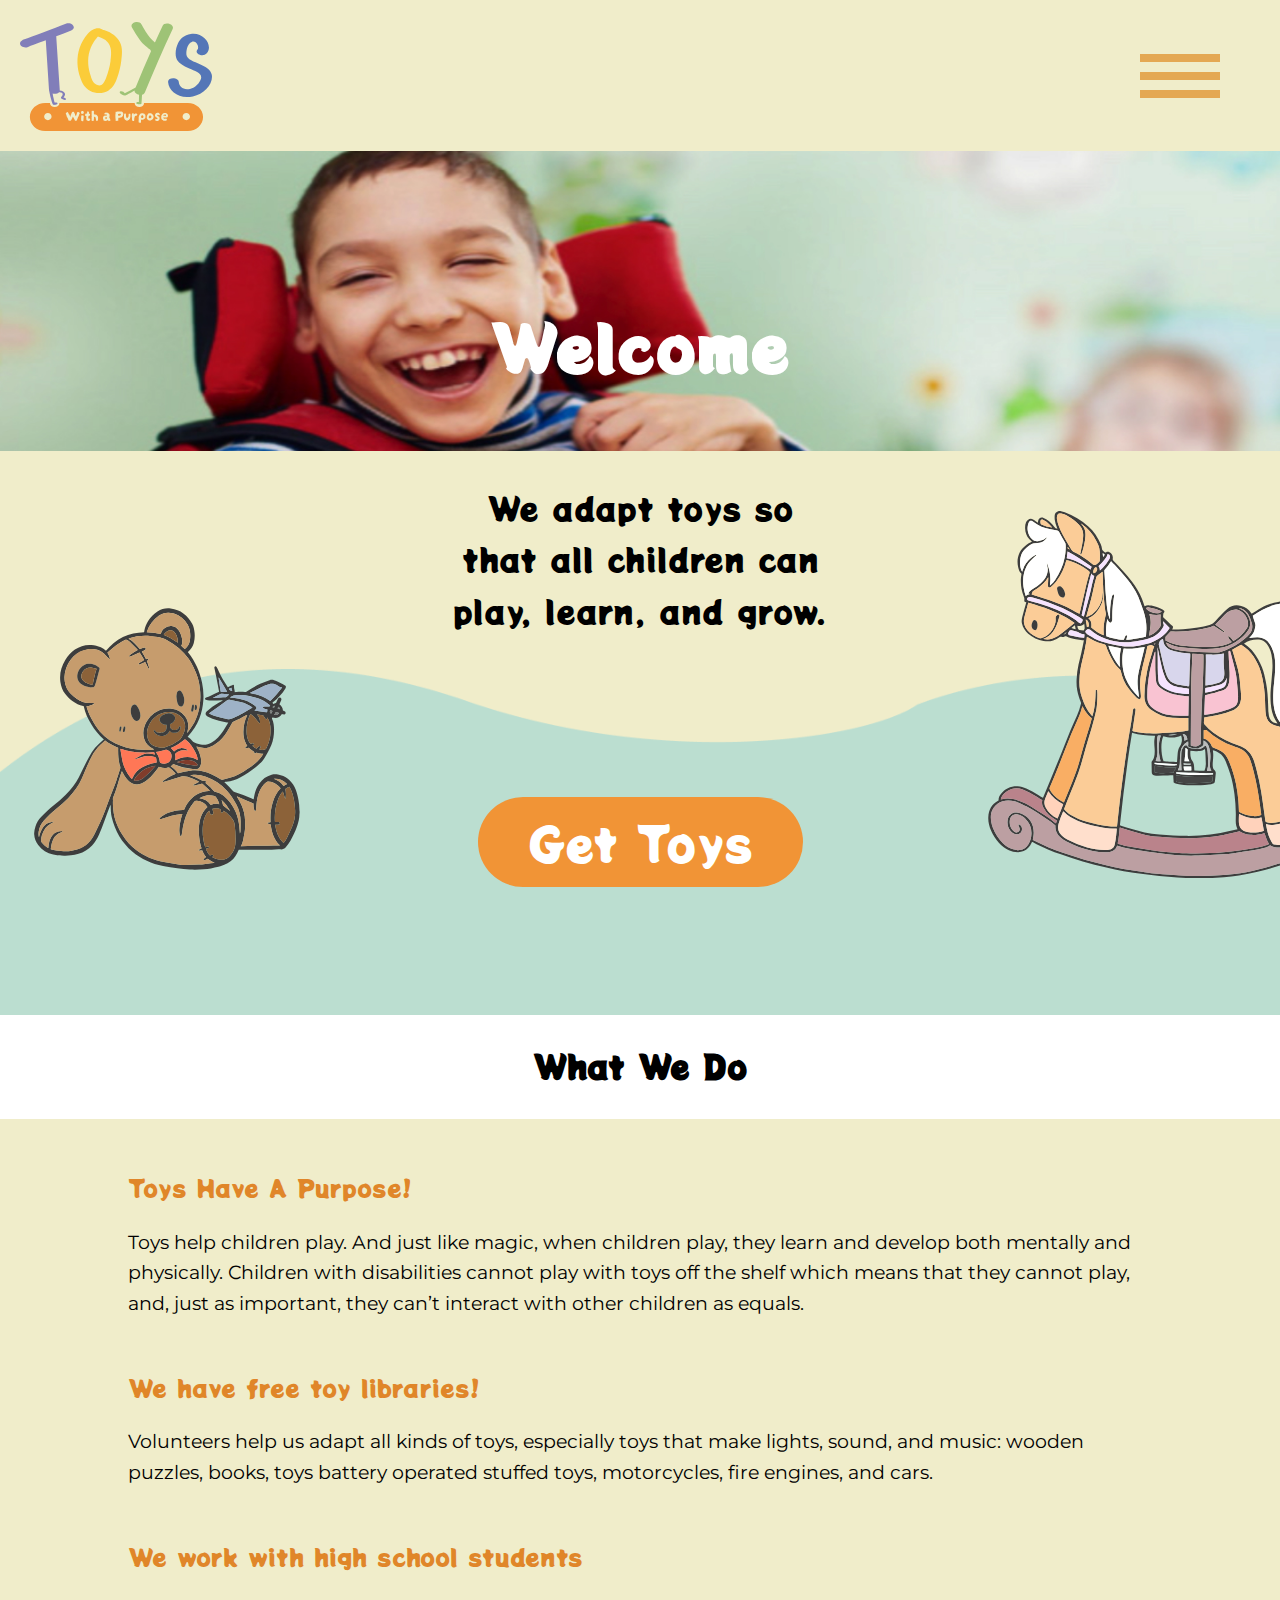
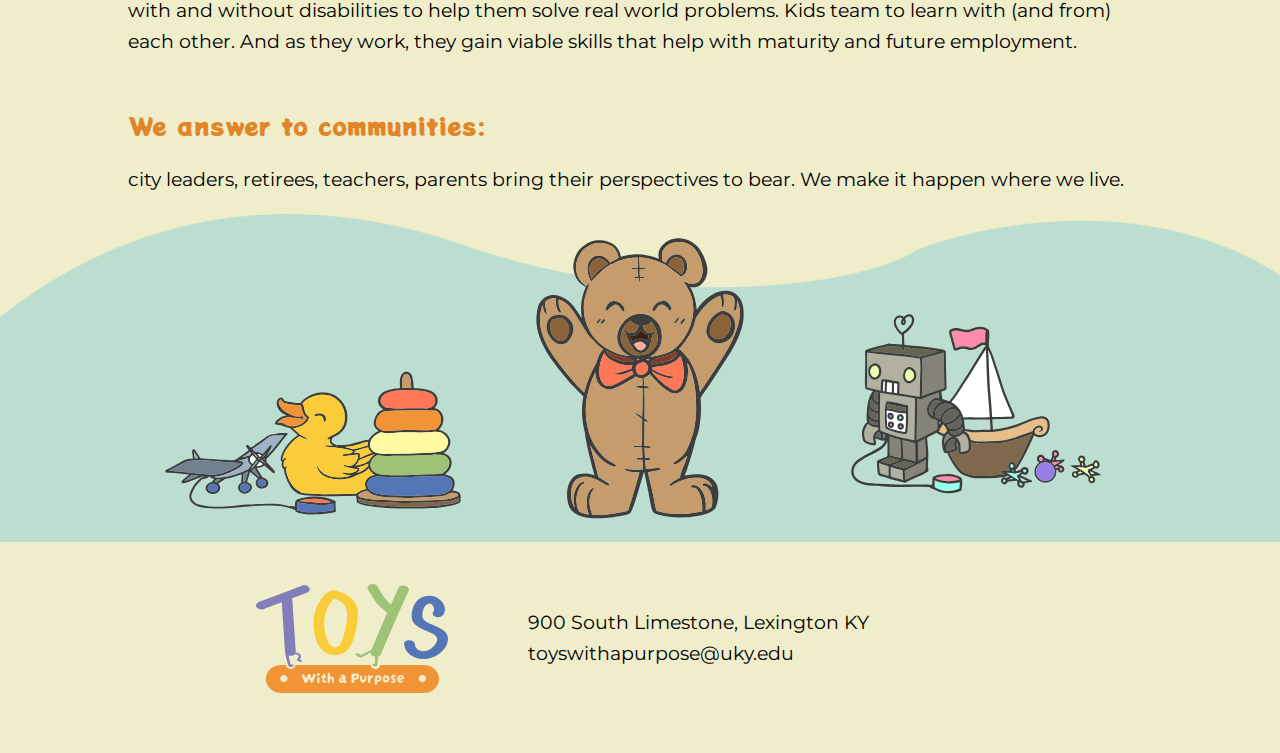
<file: index.html>
<!DOCTYPE html>
<html lang="en">
<head>
    <meta charset="UTF-8">
    <meta name="viewport" content="width=device-width, initial-scale=1.0">
    <title>Toys with a Purpose</title>
    <link rel="stylesheet" href="./styles.css">
</head>
<body>
    <header>
        <img class="toys-with-purpose-logo" src="./assets/toys_w_purpose_logo_color.svg" alt="Toys with a Purpose Logo" onclick="NavigateTo('./.')">

        <div class="cta-buttons">
            <button class="cta-button" onclick="NavigateTo('./about.html')">About Us</button>
            <button class="cta-button" onclick="NavigateTo('./get_toys.html')">Get Toys</button>
            <button class="cta-button" onclick="NavigateTo('./contact.html')">Contact Us</button>
        </div>

        <div class="hamburger">
            <div class="hamburger-line"></div>
            <div class="hamburger-line"></div>
            <div class="hamburger-line"></div>
        </div>

    </header>

    <div class="mobile-menu toggle-content">

        <div id="icon-x">
            <svg class="icon-x-image" viewBox="0 0 24 24" xmlns="http://www.w3.org/2000/svg">
            <path fill="currentColor" d="M5.29289 5.29289C5.68342 4.90237 6.31658 4.90237 6.70711 5.29289L12 10.5858L17.2929 5.29289C17.6834 4.90237 18.3166 4.90237 18.7071 5.29289C19.0976 5.68342 19.0976 6.31658 18.7071 6.70711L13.4142 12L18.7071 17.2929C19.0976 17.6834 19.0976 18.3166 18.7071 18.7071C18.3166 19.0976 17.6834 19.0976 17.2929 18.7071L12 13.4142L6.70711 18.7071C6.31658 19.0976 5.68342 19.0976 5.29289 18.7071C4.90237 18.3166 4.90237 17.6834 5.29289 17.2929L10.5858 12L5.29289 6.70711C4.90237 6.31658 4.90237 5.68342 5.29289 5.29289Z"/>
            </svg>
        </div>
        <ul>
            <li onclick="NavigateTo('./index.html')">Home</li>
            <li onclick="NavigateTo('./about.html')">About</li>
            <li onclick="NavigateTo('./get_toys.html')">Get Toys</li>
            <li onclick="NavigateTo('./contact.html')">Contact</li>
        </ul>

    </div>

    <main>      
        <section class="hero hero-welcome">
            <h1 class="section-title" style="font-size: 4em; color:white; padding-top: 100px;">Welcome</h2>
        </section>
        <section id="get-toys">
            <div id="toy-block" style="width:100%;">
                <img id="bear-with-airplane" src="./assets/bear_w_airplane.svg" alt="Bear with an airplane toy">
                <img id="ball-with-kite" src="./assets/ball_w_kite.svg" alt="Ball with kite">
                <img id="rocking-horse" src="./assets/rockinghorse.svg" alt="Rocking horse toy">
            </div>
            <div class = "large-text-block">
                <p>We adapt toys so that all children can play, learn, and grow.</p>
            </div>
            <div class="wave-block" style="text-align: center;">
                <button class="cta-button" style="font-size: 3rem;  margin-top: 10vw; margin-bottom:10vw" onclick="NavigateTo('./get_toys.html')">Get Toys</button>
            </div>
        </section>
        <section id="what-we-do">
            <h2 class="section-title">What We Do</h2>
        </section>
        <section id="toys-have-purpose">
            <div class="small-text-block">
                <h4>Toys Have A Purpose!</h4>
                <p class="content-text">
                    Toys help children play. And just like magic, when children play, they learn and develop both mentally and physically.
                    Children with disabilities cannot play with toys off the shelf which means that they cannot play, and, just as important, they can’t interact with other children as equals.
                </p>

            <!-- <div class="metrics">
                <div class="metric">A</div>
                <div class="metric">B</div>
                <div class="metric">C</div>
            </div> -->
                <h4>We have free toy libraries!</h4>
                <p class="content-text">
                    Volunteers help us adapt all kinds of toys, especially toys that make lights, sound, and music: wooden puzzles, books, toys battery operated stuffed toys, motorcycles, fire engines, and cars.
                </p>

                <h4>We work with high school students</h4>
                <p class="content-text">
                    with and without disabilities to help them solve real world problems. Kids team to learn with (and from) each other. And as they work, they gain viable skills that help with maturity and future employment.
                </p>

                <h4>We answer to communities:</h4>
                <p class="content-text">
                    city leaders, retirees, teachers, parents bring their perspectives to bear. We make it happen where we live.
                </p>
             </div>
            <div class="wave-block" style="text-align: center;">
                <img id="duck-with-airplane" src="./assets/duck_w_airplain.svg" alt="Duck with an airplane toy.">
                <img id="upfront-bear" src="./assets/upfront_bear.svg" alt="Bear lifting his arms.">
                <img id="robot-with-toys" src="./assets/robot_w_toys.svg" alt="Robot with toys.">
            </div>
        </section>
        <!-- <section id="contact-us">
            <h2 class="section-title">Contact Us</h2>
        </section>
        <section id="get-in-touch">
            <div class="phone-contact-block">
                <img id="toy-phone" style="width:40vw;" src="./assets/phone.svg" alt="Robot with toys.">
                <button class="cta-button">Get in Touch</button>

            </div>
            
            <div class="wave-block" style="text-align: center;">

            </div>
        </section> -->

    </main>
    <footer>

        <img class="toys-with-purpose-logo" src="./assets/toys_w_purpose_logo_color.svg" alt="Toys with a Purpose Logo" onclick="NavigateTo('./.')">

        <p class="contact-info">
            900 South Limestone, Lexington KY <br />
            toyswithapurpose@uky.edu
        </p>

    </footer>
    <script src="./script.js"></script>
</body>
</html>
</file>
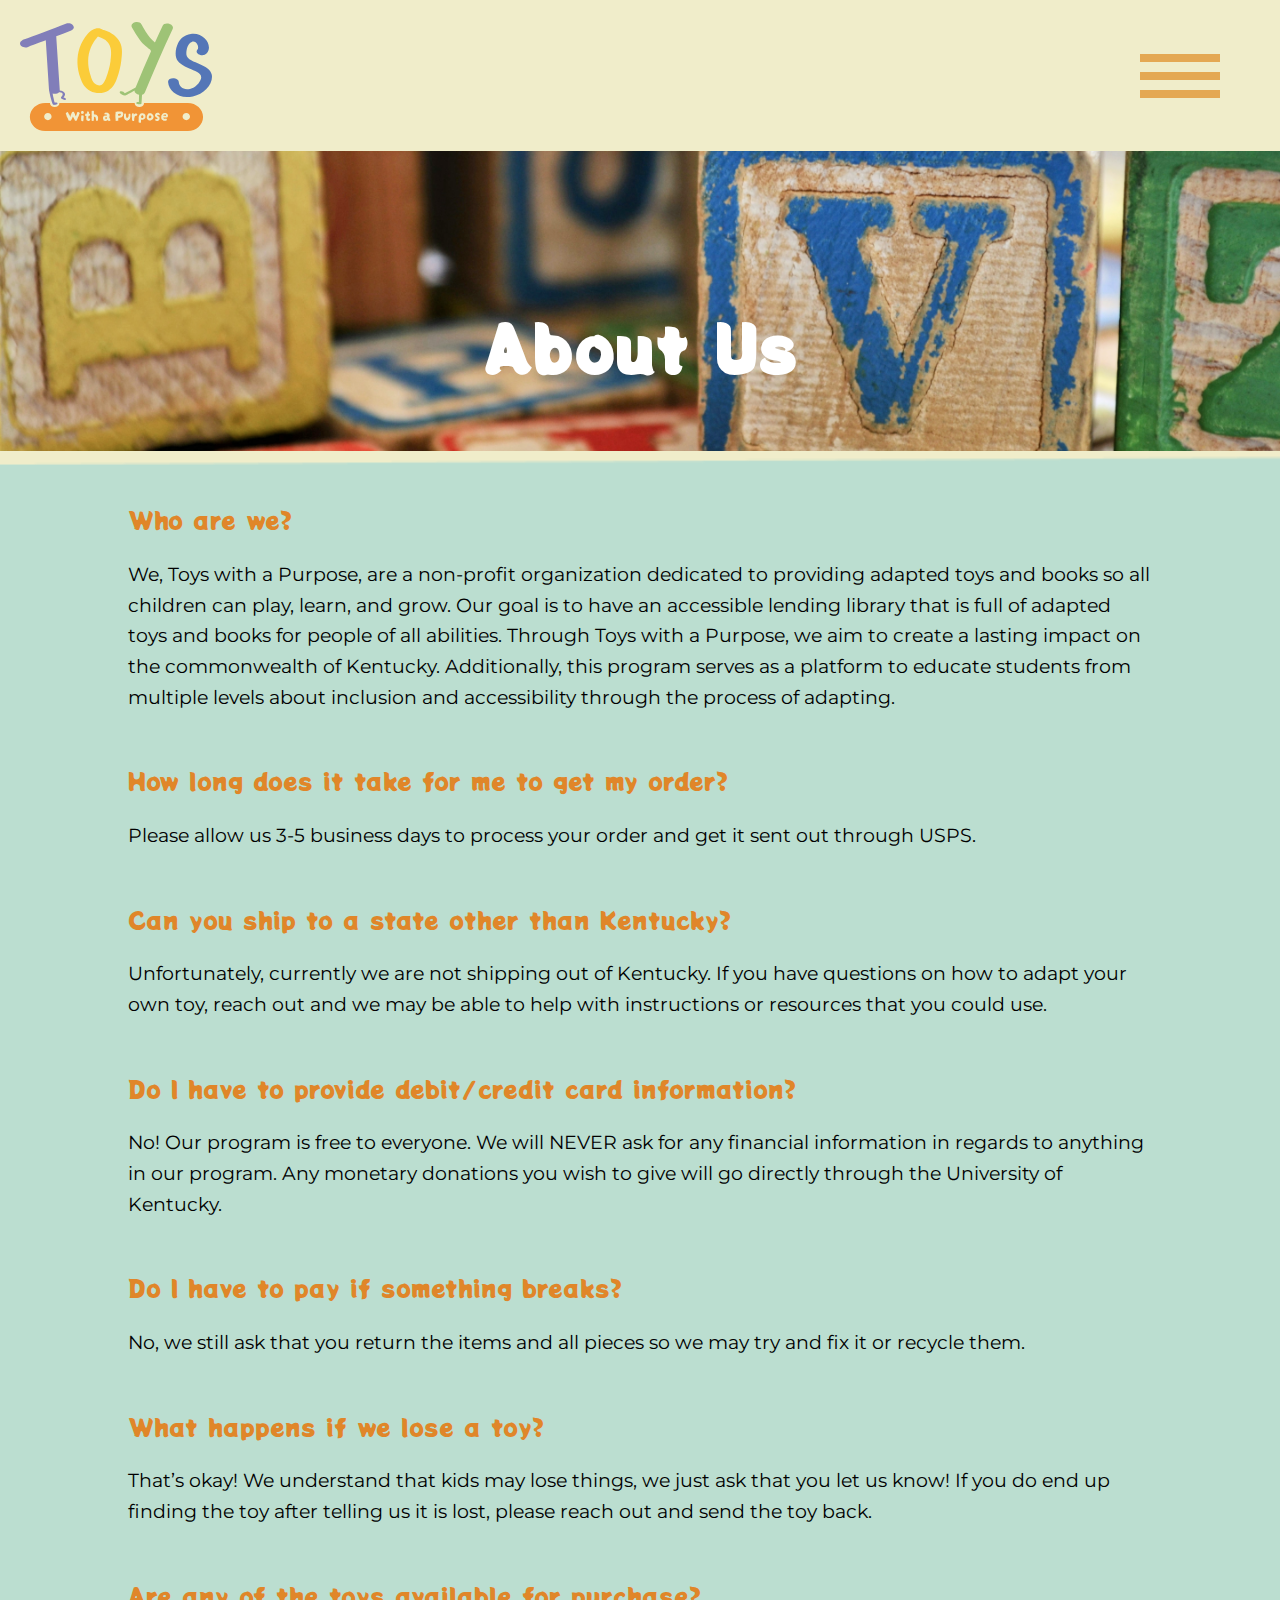
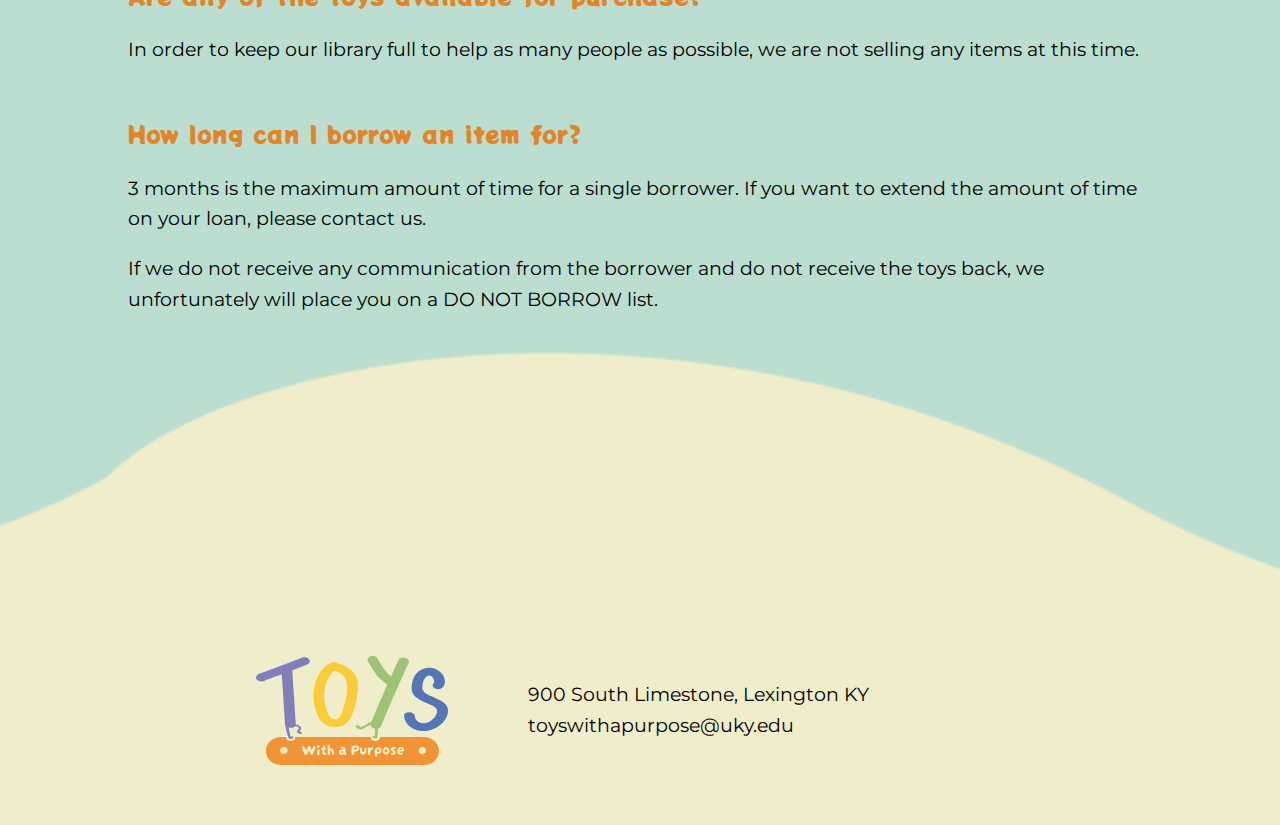
<file: about.html>
<!DOCTYPE html>
<html lang="en">
<head>
    <meta charset="UTF-8">
    <meta name="viewport" content="width=device-width, initial-scale=1.0">
    <title>Toys with a Purpose: About</title>
    <link rel="stylesheet" href="./styles.css">
</head>
<body>
    <header>
        <img class="toys-with-purpose-logo" src="./assets/toys_w_purpose_logo_color.svg" alt="Toys with a Purpose Logo" onclick="NavigateTo('./.')">

        <div class="cta-buttons">
            <button class="cta-button" onclick="NavigateTo('./about.html')">About Us</button>
            <button class="cta-button" onclick="NavigateTo('./get_toys.html')">Get Toys</button>
            <button class="cta-button" onclick="NavigateTo('./contact.html')">Contact Us</button>
        </div>

        <div class="hamburger">
            <div class="hamburger-line"></div>
            <div class="hamburger-line"></div>
            <div class="hamburger-line"></div>
        </div>

    </header>

    <div class="mobile-menu toggle-content">

        <div id="icon-x">
            <svg class="icon-x-image" viewBox="0 0 24 24" xmlns="http://www.w3.org/2000/svg">
            <path fill="currentColor" d="M5.29289 5.29289C5.68342 4.90237 6.31658 4.90237 6.70711 5.29289L12 10.5858L17.2929 5.29289C17.6834 4.90237 18.3166 4.90237 18.7071 5.29289C19.0976 5.68342 19.0976 6.31658 18.7071 6.70711L13.4142 12L18.7071 17.2929C19.0976 17.6834 19.0976 18.3166 18.7071 18.7071C18.3166 19.0976 17.6834 19.0976 17.2929 18.7071L12 13.4142L6.70711 18.7071C6.31658 19.0976 5.68342 19.0976 5.29289 18.7071C4.90237 18.3166 4.90237 17.6834 5.29289 17.2929L10.5858 12L5.29289 6.70711C4.90237 6.31658 4.90237 5.68342 5.29289 5.29289Z"/>
            </svg>
        </div>
        <ul>
            <li onclick="NavigateTo('./.')">Home</li>
            <li onclick="NavigateTo('./about.html')">About</li>
            <li onclick="NavigateTo('./get_toys.html')">Get Toys</li>
            <li onclick="NavigateTo('./contact.html')">Contact</li>
        </ul>

    </div>

    <main>      
        <section class="hero hero-about">
            <h1 class="section-title" style="font-size: 4em; color:white; padding-top: 100px;">About Us</h2>
        </section>

        <div class="wave-block-down">
            <div class="small-text-block about-text-block small-text-block-layout">
                <div class="about-us-text">
                    <h4>Who are we?</h4> 
                    <p class="content-text">
                        We, Toys with a Purpose, are a non-profit organization dedicated to providing adapted toys and books so all children can play, learn, and grow. Our goal is to have an accessible lending library that is full of adapted toys and books for people of all abilities. Through Toys with a Purpose, we aim to create a lasting impact on the commonwealth of Kentucky. Additionally, this program serves as a platform to educate students from multiple levels about inclusion and accessibility through the process of adapting.  
                    </p>
                     
                    
                    <h4>How long does it take for me to get my order?</h4> 
                    
                    <p class="content-text">Please allow us 3-5 business days to process your order and get it sent out through USPS. </p>
                    
                     
                    
                    <h4>Can you ship to a state other than Kentucky?</h4> 
                    
                    <p class="content-text">Unfortunately, currently we are not shipping out of Kentucky. If you have questions on how to adapt your own toy, reach out and we may be able to help with instructions or resources that you could use.</p> 
                    
                     
                    
                    <h4>Do I have to provide debit/credit card information?</h4> 
                    
                    <p class="content-text">No! Our program is free to everyone. We will NEVER ask for any financial information in regards to anything in our program. Any monetary donations you wish to give will go directly through the University of Kentucky.</p> 
                    
                     
                    
                    <h4>Do I have to pay if something breaks?</h4> 
                    
                    <p class="content-text">No, we still ask that you return the items and all pieces so we may try and fix it or recycle them. </p>
                    
                     
                    
                    <h4>What happens if we lose a toy?</h4> 
                    
                    <p class="content-text">That’s okay! We understand that kids may lose things, we just ask that you let us know! If you do end up finding the toy after telling us it is lost, please reach out and send the toy back. </p>
                    
                     
                    
                    <h4>Are any of the toys available for purchase?</h4> 
                    
                    <p class="content-text">In order to keep our library full to help as many people as possible, we are not selling any items at this time.</p> 
                    
                     
                    
                    <h4>How long can I borrow an item for?</h4> 
                    
                    <p class="content-text">3 months is the maximum amount of time for a single borrower. If you want to extend the amount of time on your loan, please contact us.  </p>
                    
                    <p class="content-text">If we do not receive any communication from the borrower and do not receive the toys back, we unfortunately will place you on a DO NOT BORROW list. </p>
                </div>
                <img id="slinkydog" src="./assets/slinkydog.svg" alt="Slinky Dog">
            </div>
        </div>
    </main>
    <footer>

        <img class="toys-with-purpose-logo" src="./assets/toys_w_purpose_logo_color.svg" alt="Toys with a Purpose Logo" onclick="NavigateTo('./.')">

        <p class="contact-info">
            900 South Limestone, Lexington KY <br />
            toyswithapurpose@uky.edu
        </p>

    </footer>
    <script src="./script.js"></script>
</body>
</html>
</file>
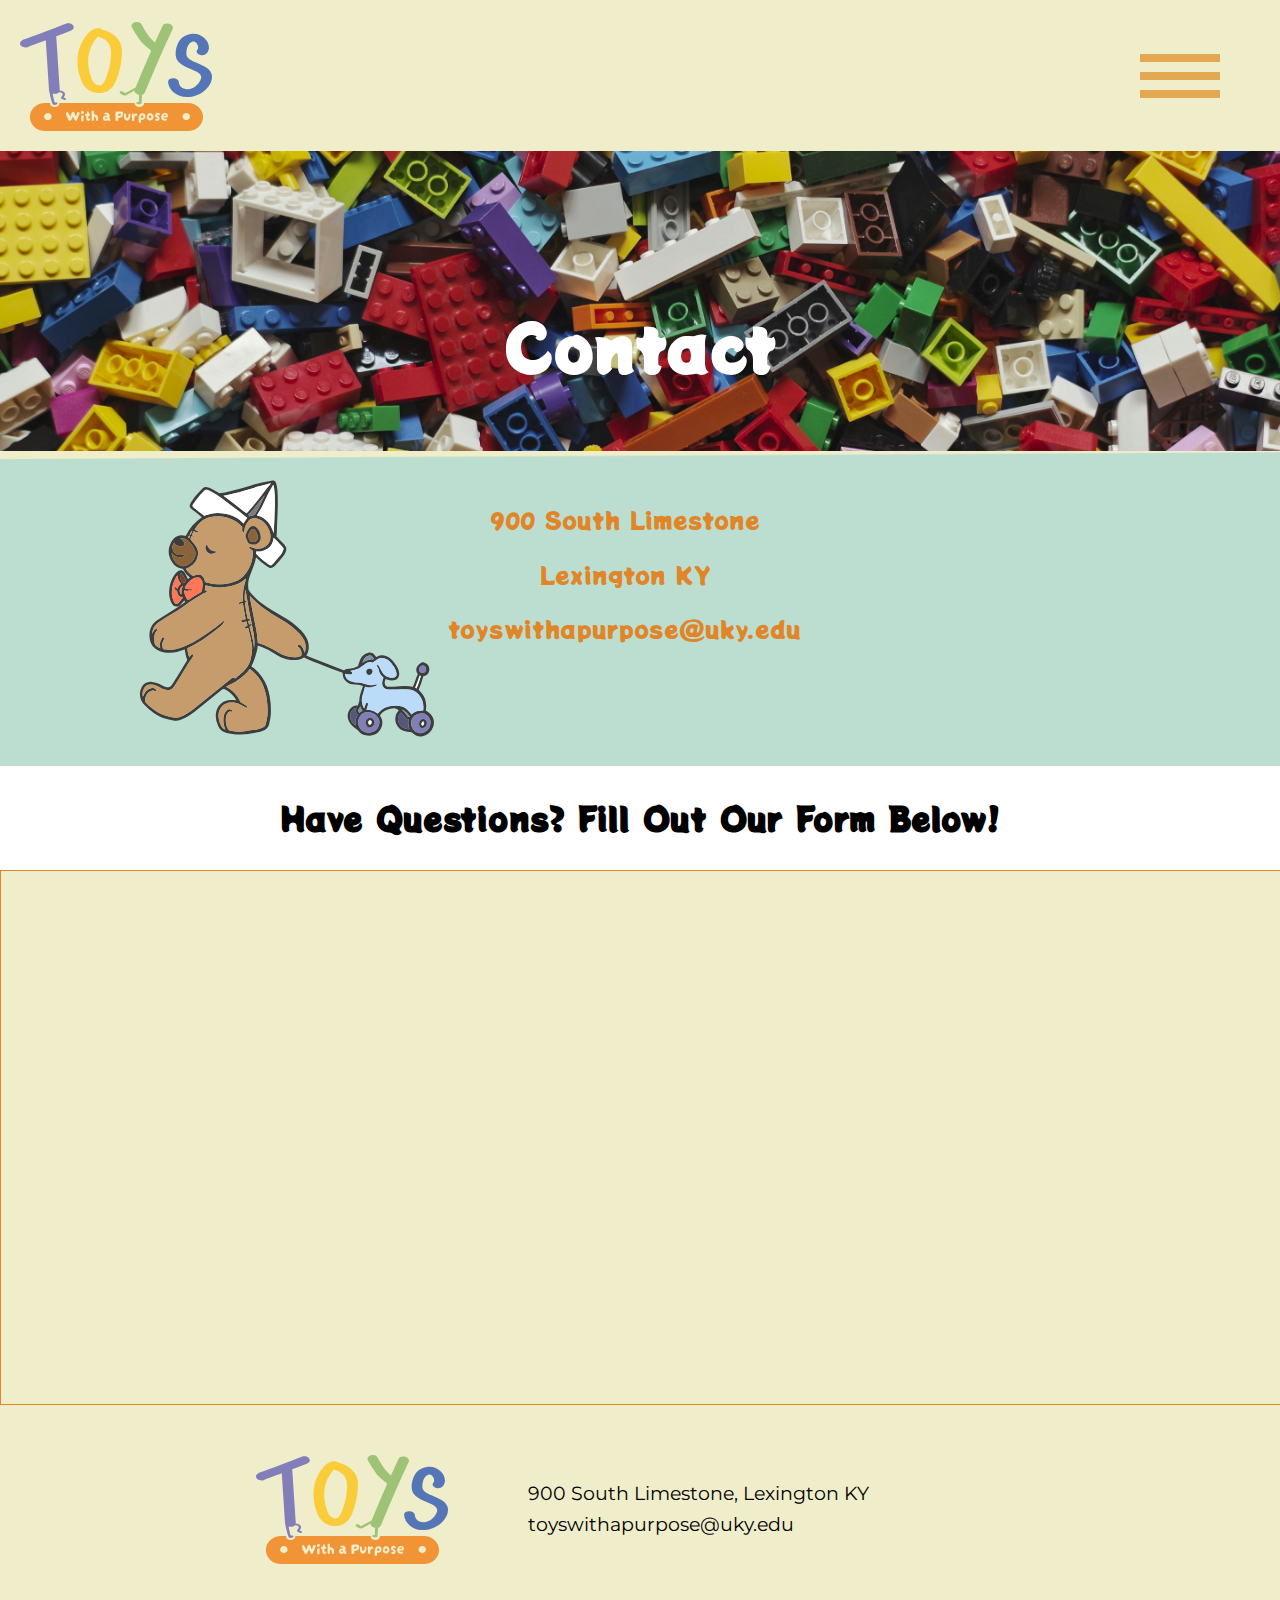
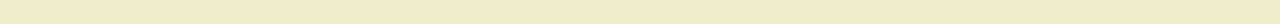
<file: contact.html>
<!DOCTYPE html>
<html lang="en">
<head>
    <meta charset="UTF-8">
    <meta name="viewport" content="width=device-width, initial-scale=1.0">
    <title>Toys with a Purpose: Contact</title>
    <link rel="stylesheet" href="./styles.css">
</head>
<body>
    <header>
        <img class="toys-with-purpose-logo" src="./assets/toys_w_purpose_logo_color.svg" alt="Toys with a Purpose Logo" onclick="NavigateTo('./.')">

        <div class="cta-buttons">
            <button class="cta-button" onclick="NavigateTo('./about.html')">About Us</button>
            <button class="cta-button" onclick="NavigateTo('./get_toys.html')">Get Toys</button>
            <button class="cta-button" onclick="NavigateTo('./contact.html')">Contact Us</button>
        </div>

        <div class="hamburger">
            <div class="hamburger-line"></div>
            <div class="hamburger-line"></div>
            <div class="hamburger-line"></div>
        </div>

    </header>

    <div class="mobile-menu toggle-content">

        <div id="icon-x">
            <svg class="icon-x-image" viewBox="0 0 24 24" xmlns="http://www.w3.org/2000/svg">
            <path fill="currentColor" d="M5.29289 5.29289C5.68342 4.90237 6.31658 4.90237 6.70711 5.29289L12 10.5858L17.2929 5.29289C17.6834 4.90237 18.3166 4.90237 18.7071 5.29289C19.0976 5.68342 19.0976 6.31658 18.7071 6.70711L13.4142 12L18.7071 17.2929C19.0976 17.6834 19.0976 18.3166 18.7071 18.7071C18.3166 19.0976 17.6834 19.0976 17.2929 18.7071L12 13.4142L6.70711 18.7071C6.31658 19.0976 5.68342 19.0976 5.29289 18.7071C4.90237 18.3166 4.90237 17.6834 5.29289 17.2929L10.5858 12L5.29289 6.70711C4.90237 6.31658 4.90237 5.68342 5.29289 5.29289Z"/>
            </svg>
        </div>
        <ul>
            <li onclick="NavigateTo('./.')">Home</li>
            <li onclick="NavigateTo('./about.html')">About</li>
            <li onclick="NavigateTo('./get_toys.html')">Get Toys</li>
            <li onclick="NavigateTo('./contact.html')">Contact</li>
        </ul>

    </div>

    <main>      
        <section class="hero hero-contact">
            <h1 class="section-title" style="font-size: 4em; color:white; padding-top: 100px;">Contact</h2>
        </section>
        <div class="wave-block-down">
            <div class="small-text-block small-text-block-layout">
                <img id="bear_w_dog" src="./assets/bear_w_dog.svg" alt="Bear with a dog toy">
                <div class="contact-address">
                    <h4 style="text-align: center; margin-top: 0;">900 South Limestone</h4>
                    <h4 style="text-align: center; margin-top: 0;">Lexington KY</h4>
                    <h4 style="text-align: center; margin-top: 0;">toyswithapurpose@uky.edu</h4>
                </div>
            </div>
        </div>
        <section id="have-questions">
            <h2 class="section-title">Have Questions? Fill Out Our Form Below!</h2>
        </section>
        <section id="toys-have-purpose">
            <iframe class="airtable-embed" src="https://airtable.com/embed/appvJf0q9xfuaPHVg/pagKwgLrdpCN85sjk/form" frameborder="0" onmousewheel="" width="100%" height="533" style="background: transparent; border: 1px solid #e08629;"></iframe>
        </section>
    </main>
    <footer>

        <img class="toys-with-purpose-logo" src="./assets/toys_w_purpose_logo_color.svg" alt="Toys with a Purpose Logo" onclick="NavigateTo('./.')">

        <p class="contact-info">
            900 South Limestone, Lexington KY <br />
            toyswithapurpose@uky.edu
        </p>

    </footer>
    <script src="./script.js"></script>
</body>
</html>
</file>
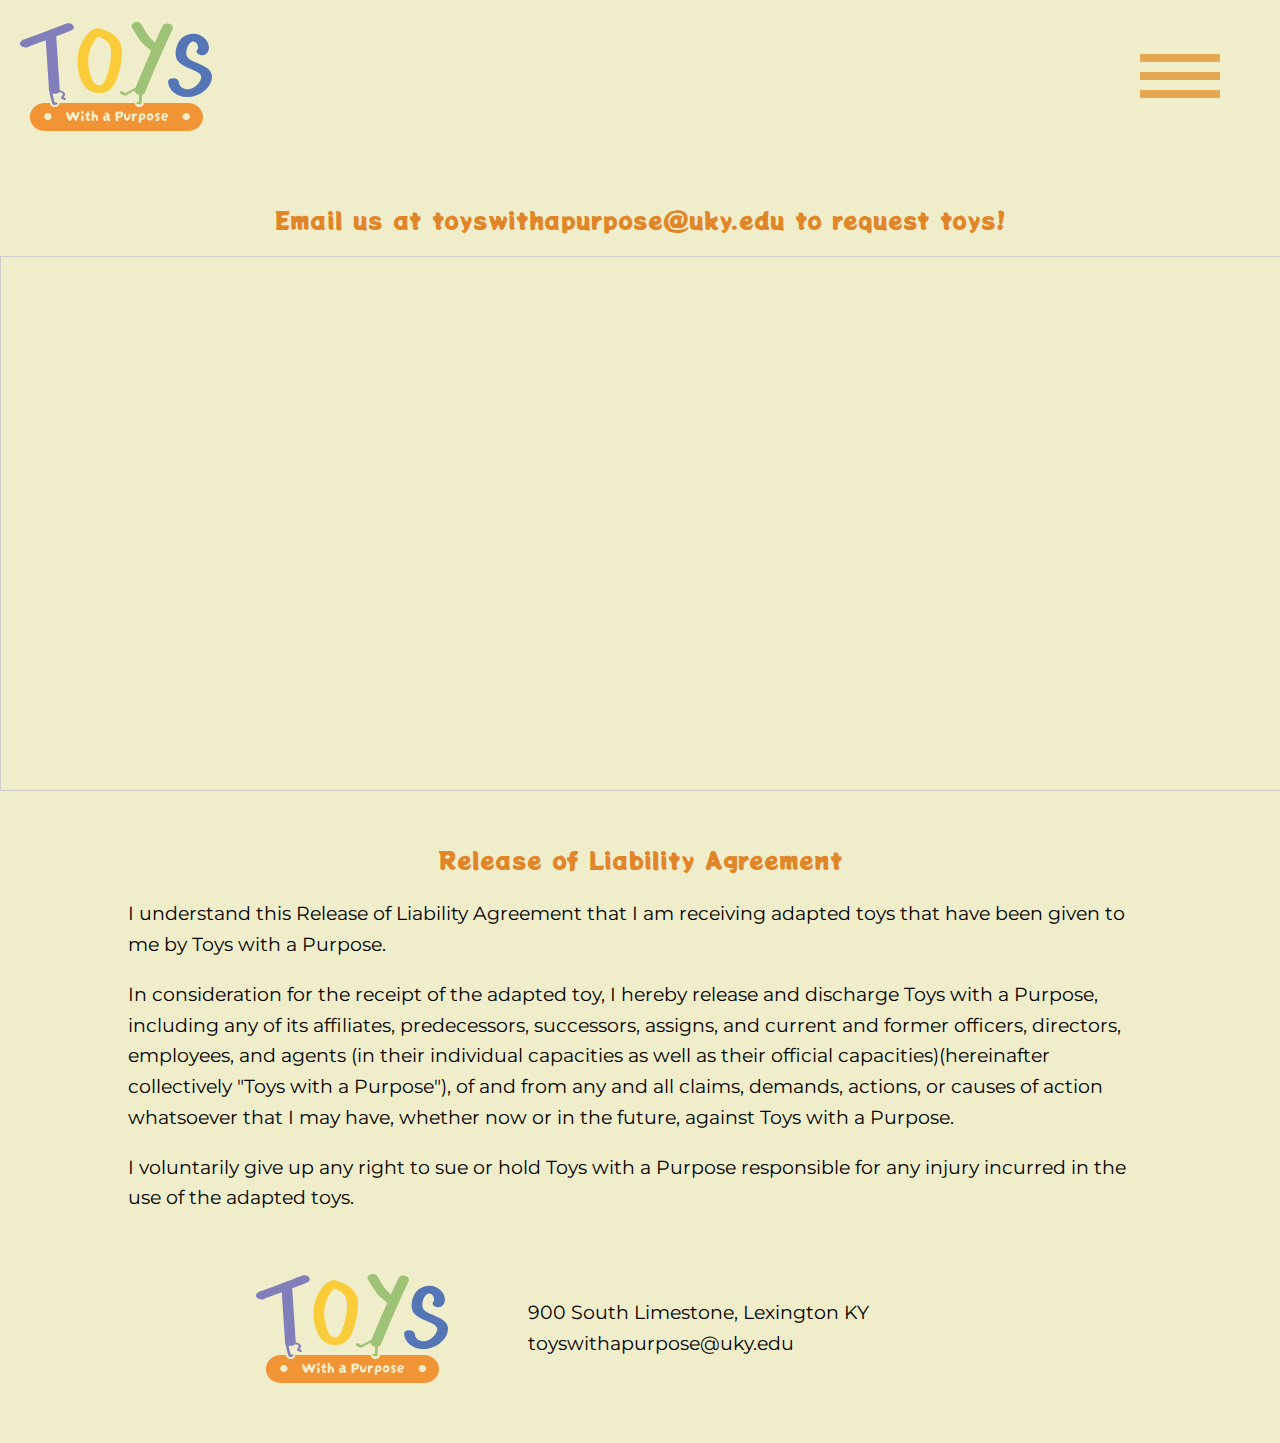
<file: get_toys.html>
<!DOCTYPE html>
<html lang="en">
<head>
    <meta charset="UTF-8">
    <meta name="viewport" content="width=device-width, initial-scale=1.0">
    <title>Toys with a Purpose: Get Toys</title>
    <link rel="stylesheet" href="./styles.css">
</head>
<body>
    <header>
        <img class="toys-with-purpose-logo" src="./assets/toys_w_purpose_logo_color.svg" alt="Toys with a Purpose Logo" onclick="NavigateTo('./.')">

        <div class="cta-buttons">
            <button class="cta-button" onclick="NavigateTo('./about.html')">About Us</button>
            <button class="cta-button" onclick="NavigateTo('./get_toys.html')">Get Toys</button>
            <button class="cta-button" onclick="NavigateTo('./contact.html')">Contact Us</button>
        </div>

        <div class="hamburger">
            <div class="hamburger-line"></div>
            <div class="hamburger-line"></div>
            <div class="hamburger-line"></div>
        </div>

    </header>

    <div class="mobile-menu toggle-content">

        <div id="icon-x">
            <svg class="icon-x-image" viewBox="0 0 24 24" xmlns="http://www.w3.org/2000/svg">
            <path fill="currentColor" d="M5.29289 5.29289C5.68342 4.90237 6.31658 4.90237 6.70711 5.29289L12 10.5858L17.2929 5.29289C17.6834 4.90237 18.3166 4.90237 18.7071 5.29289C19.0976 5.68342 19.0976 6.31658 18.7071 6.70711L13.4142 12L18.7071 17.2929C19.0976 17.6834 19.0976 18.3166 18.7071 18.7071C18.3166 19.0976 17.6834 19.0976 17.2929 18.7071L12 13.4142L6.70711 18.7071C6.31658 19.0976 5.68342 19.0976 5.29289 18.7071C4.90237 18.3166 4.90237 17.6834 5.29289 17.2929L10.5858 12L5.29289 6.70711C4.90237 6.31658 4.90237 5.68342 5.29289 5.29289Z"/>
            </svg>
        </div>
        <ul>
            <li onclick="NavigateTo('./.')">Home</li>
            <li onclick="NavigateTo('./about.html')">About</li>
            <li onclick="NavigateTo('./get_toys.html')">Get Toys</li>
            <li onclick="NavigateTo('./contact.html')">Contact</li>
        </ul>

    </div>

    <main>      
        <h4 style="text-align: center; padding-left: 10px; padding-right: 10px;">Email us at toyswithapurpose@uky.edu to request toys!</h4>

        <iframe class="airtable-embed" src="https://airtable.com/embed/appvJf0q9xfuaPHVg/shrMRFMibR9mYDYXO" frameborder="0" onmousewheel="" width="100%" height="533" style="background: transparent; border: 1px solid #ccc;"></iframe>

        <div class="small-text-block">
            <h4 style="text-align: center; padding-left: 10px; padding-right: 10px;">Release of Liability Agreement</h4>

           <p class="content-text"> 
                I understand this Release of Liability Agreement that I am receiving adapted toys that have been given to me by Toys with a Purpose. 
           </p>
            <p class="content-text">
                In consideration for the receipt of the adapted toy, I hereby release and discharge Toys with a Purpose, including any of its affiliates, predecessors, successors, assigns, and current and former officers, directors, employees, and agents (in their individual capacities as well as their official capacities)(hereinafter collectively "Toys with a Purpose"), of and from any and all claims, demands, actions, or causes of action whatsoever that I may have, whether now or in the future, against Toys with a Purpose.
            </p>
            <p class="content-text">
                I voluntarily give up any right to sue or hold Toys with a Purpose responsible for any injury incurred in the use of the adapted toys.
            </p>
        </div>
    </main>
    <footer>

        <img class="toys-with-purpose-logo" src="./assets/toys_w_purpose_logo_color.svg" alt="Toys with a Purpose Logo" onclick="NavigateTo('./.')">

        <p class="contact-info">
            900 South Limestone, Lexington KY <br />
            toyswithapurpose@uky.edu
        </p>

    </footer>
    <script src="./script.js"></script>
</body>
</html>
</file>
<file: styles.css>
@import url('https://fonts.googleapis.com/css2?family=Montserrat:ital,wght@0,100..900;1,100..900&family=Potta+One&display=swap');


body {
    line-height: 1.6;
    margin: 0;
    padding: 0;
    background-color: #F0EDCA;
}

header {
    background-color: #F0EDCA;
    color: #fff;
 
    display: flex;
    justify-content: space-between;
    align-items: center;
    padding: 20px;
}

header {
    background-color: #F0EDCA;
    color: #fff;
 
    display: flex;
    justify-content: space-between;
    align-items: center;
    padding: 20px;
}

main {
    padding: 0;
    background-color: #F0EDCA;

    flex: 1;
    display: flex;
    flex-direction: column;
    justify-content: flex-start;
}

section {
    background-color: #fff;
    margin-top: 0;
    margin-bottom: 0;
    padding: 0;
}

footer {
    display: flex;
    flex-wrap: wrap;
    flex-direction: row;
    align-items: center;
    margin-left: auto;
    margin-right: auto;
    max-width: 60%;
    padding-top: 40px;
    padding-bottom: 60px;
}

.toys-with-purpose-logo {
    width: 15vw;
    height: auto;
    cursor: pointer;
}


.cta-button {
    background-color: #F19436;
    color: white;
    font-family: 'Potta One', cursive;
    font-size: 1.4rem;
    padding: 10px 50px;
    border: none;
    border-radius: 60px;
    cursor: pointer;
    transition: background-color 0.3s, transform 0.1s;
}

.cta-buttons .cta-button {
    margin-left: 30px;
}

.cta-button:hover {
    background-color: #e08629;
}

.cta-button:active {
    transform: scale(0.92);
}


.section-title {
    text-align: center;
    font-family: 'Potta One', cursive;
    color: black;

    font-size: 2rem;
}

.hero {
    background-size: cover;
    background-position: center;
    min-height: 300px;
}

.hero-welcome {
    background-image: url('./assets/kid-laughing.jpg');
}

.hero-about {
    background-image: url('./assets/abc.png');
}

.hero-contact {
    background-image: url('./assets/lego.png');
}

#get-toys {
    background-color: #F0EDCA;
    position: relative;
}

#get-toys #toy-block {
    position: absolute;
}

#toys-have-purpose {
    background-color: #F0EDCA; 
}

h4 {
    font-family: "Potta One", system-ui;
    font-weight: 400;
    font-style: normal;
    font-size: 1.5rem;
    color: #e08629;
    margin-top: 50px;
    margin-bottom: 1rem;
}

.content-text {
    font-family: "Montserrat", sans-serif;
    font-style: normal;
    font-size: 1.2rem;
    color: black; 
}

.small-text-block {
    max-width: 80%;
    margin-left: auto;
    margin-right: auto;
}

#get-in-touch {
    background-color: #F0EDCA;  
    position: relative;
}

.large-text-block {
    font-family: 'Potta One', cursive;
    font-size: 2rem;
}

.large-text-block p {
    max-width: 30%;
    margin-left: auto;
    margin-right: auto;
    text-align: center;
}

.wave-block {
    background-color: #F0EDCA;
    background-image: url('./assets/wave.png');
    background-size:cover;
    background-position: top;
    min-height: 250px;
}

.wave-block-down {
    background-color: #F0EDCA;
    background-image: url('./assets/wave-down.png');
    background-size:cover;
    background-position: top;
}

.metrics {
    display: flex;
    flex-wrap: wrap;
    justify-content: space-around;
    margin-top: 80px;
    margin-bottom: 40px;
    padding-left: 10%;
    padding-right: 10%;
}

.metric {
    background-color: #e08629;
    width: 200px;
    height: 200px;
    border-radius: 50%;
    display: flex;
    align-items: center;
    justify-content: center;
    color: white;

    font-family: "Montserrat", sans-serif;
    font-style: bold;
    font-size: 2rem;
}

.contact-info {
    font-family: "Montserrat", sans-serif;
    color: black;
    font-size: 1.2rem;
    font-weight:400;

    margin-left: 80px;
}

.phone-contact-block {
    width: 60%;
    margin-left: auto;
    margin-right: auto;
    padding: 80px;
    display: flex;
    flex-wrap: wrap;
}


/* Hamburger */

.hamburger-line {
    width: 80px;
    height: 8px;
    background-color: #e4a853;
    margin: 10px 0;
}

.hamburger {
    display:none;
    margin-right: 40px;
    cursor: pointer;
}


/* Mobile Menu */

.mobile-menu {
    width: 25%;
    padding: 10px;
    background-color: #F0EDCA;
    position: absolute;  
    top: 20px;
    right: 20px; 

    border: 5px solid #e08629;
    border-radius: 10px;

    display: none;
}


.mobile-menu ul {
    color: #e08629;
    font-family: "Montserrat", sans-serif;
    font-style: bold;
    font-size: 1.8rem;

    padding-left: 0;
    margin: 0;
    padding: 0;

    margin-top: 60px;
    margin-bottom: 20px;

}

.mobile-menu li {
    list-style: none;
    padding: 5px;
    padding-left: 30px;
    border-radius: 5px;
    cursor: pointer;
    margin-right: 4vw;
}

.mobile-menu li:hover {
    background-color: #e08629;
    color: white;
}

#icon-x {
    color: #e08629;
    position: absolute;
    top: 1vw;
    right: 1vw;

    cursor: pointer;
}

.toggle-content {
    display: none;
}

.toggle-content.show {
    display: block; 
}

/* Images */

#bear-with-airplane {
    width:25vw; 
    position: absolute; 
    left:0px; 
    top:10vw;
}

#ball-with-kite {
    width:25vw; 
    position: absolute; 
    right:20vw; 
    top:25vw;
}

#rocking-horse {
    width:25vw; 
    position: absolute; 
    right:0px; 
    top:0px;
}

#duck-with-airplane {
    width:25vw; 
    left:0px; 
    top:10vw;
}

#upfront-bear {
    width:25vw; 
    left:0px; 
    top:10vw;
}

#robot-with-toys {
    width:25vw; 
    left:0px; 
    top:10vw;
}

#slinkydog {
    width:25vw;  
    right: 30px;
}

#bear_w_dog {
    width:25vw;  
}

.icon-x-image {
    width: 4vw;
    height:4vw;
}

/* ------------------------ */

.about-text-block {
    margin-bottom: 280px;
}

.small-text-block-layout {
    display: flex;
    flex-direction: row;
}

.contact-address {
    padding-top: 50px;
    padding-bottom: 100px;
}

/* Tablet view */
@media screen and (max-width: 1280px) {
    .cta-buttons {
        display: none;
    }

    .hamburger {
        display:block;
    }

    #ball-with-kite {
        display: none;
    }

    #slinkydog {
        display: none;
    }
}

/* Phone view */
@media screen and (max-width: 769px) {

    .toys-with-purpose-logo {
        width: 30vw;
        height: auto;
    }

    .mobile-menu {
        width: 75%;
    }

    .contact-info {

        font-size: 1.2rem;
        font-weight:400;
    
        margin-left: 0;
    }

    #toys-have-purpose .small-text-block {
        max-width: 80%;
    }

    .icon-x-image {
        width:14vw;
        height:14vw;
    }

    .large-text-block p {
        max-width: 60%;
    }

    #bear-with-airplane {
        top:120px
    }

    #rocking-horse {

        top:80px;
    }
    #duck-with-airplane {
        display: none;
    }

    #bear_w_dog {
        display: none; 
    }
    
    #upfront-bear {
        width:50vw; 
        left:0px; 
        top:10vw;
    }
    
    #robot-with-toys {
        display: none;
    }

    .metric {
        margin-top: 20px;
    }

    .small-text-block-layout {
        display: inline;
    }

    .about-us-text {
        padding: 20px;
    }

    #have-questions {
        margin-top: 30px;
    }
    
}
</file>
